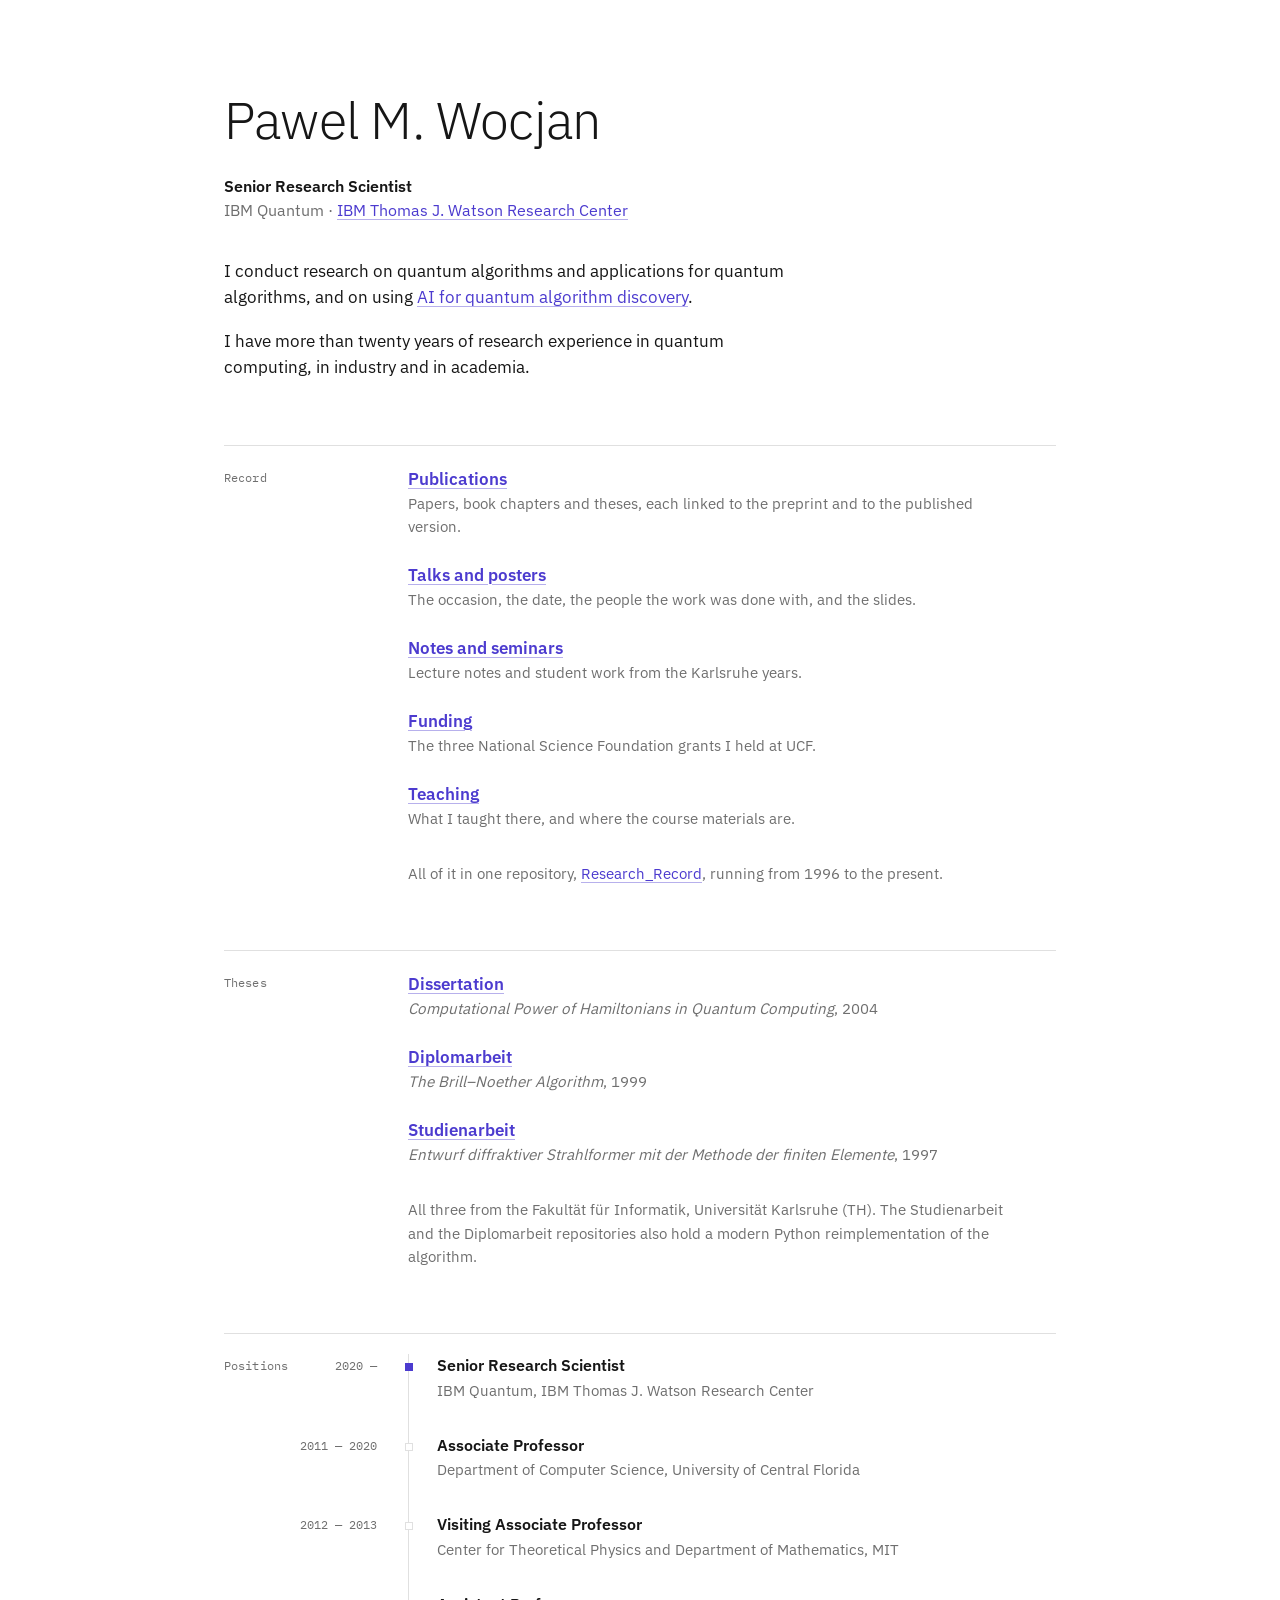
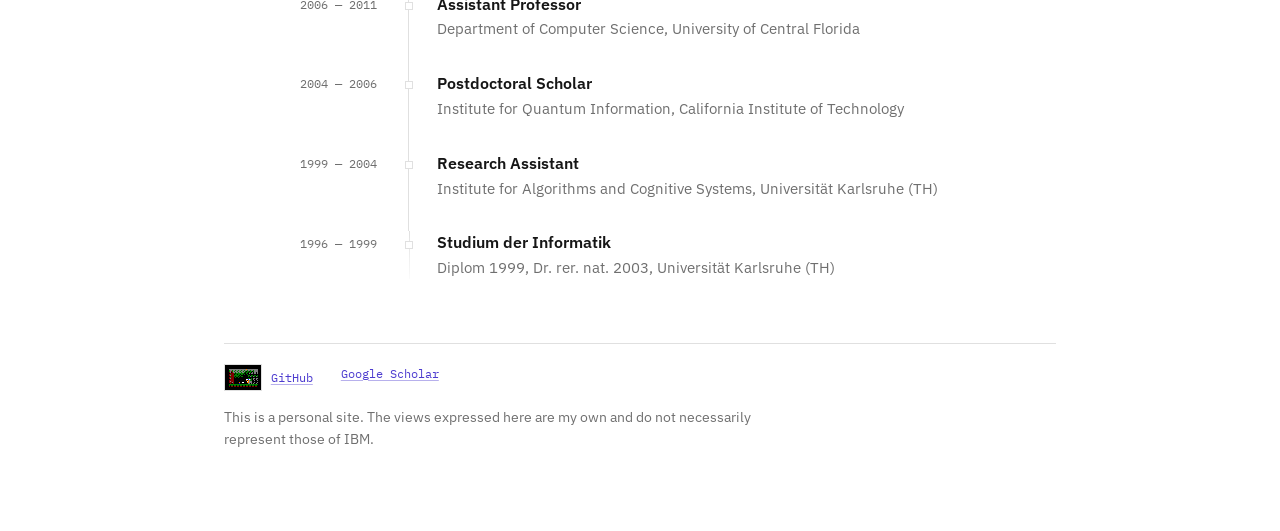
<file: index.html>
<!doctype html>
<html lang="en">
<head>
<meta charset="utf-8">
<meta name="viewport" content="width=device-width, initial-scale=1">
<title>Pawel Wocjan</title>
<meta name="description" content="Pawel M. Wocjan — Senior Research Scientist, IBM Quantum, IBM Thomas J. Watson Research Center. Quantum algorithms and applications for quantum algorithms.">

<link rel="stylesheet" href="style.css">
</head>

<body>
<main class="page">

  <header>
    <h1 class="name">Pawel M. Wocjan</h1>

    <p class="role">
      <b>Senior Research Scientist</b><br>
      <span>IBM Quantum &middot; <a href="https://www.research.ibm.com/">IBM Thomas J. Watson Research Center</a></span>
    </p>

    <p class="intro">
      I conduct research on quantum algorithms and applications for quantum algorithms, and on
      using <a href="https://research.ibm.com/blog/ibm-us-genesis-mission-quantum-ai">AI for
      quantum algorithm discovery</a>.
    </p>

    <p class="intro">
      I have more than twenty years of research experience in quantum computing, in industry and
      in academia.
    </p>
  </header>

  <section class="block">
    <h2 class="label">Record</h2>
    <div class="body">
      <ul class="links">
        <li>
          <a href="https://github.com/schneider128k/Research_Record/blob/main/PUBLICATIONS.md">Publications</a>
          <span class="gloss">Papers, book chapters and theses, each linked to the preprint and to the published version.</span>
        </li>
        <li>
          <a href="https://github.com/schneider128k/Research_Record/blob/main/TALKS.md">Talks and posters</a>
          <span class="gloss">The occasion, the date, the people the work was done with, and the slides.</span>
        </li>
        <li>
          <a href="https://github.com/schneider128k/Research_Record/blob/main/NOTES.md">Notes and seminars</a>
          <span class="gloss">Lecture notes and student work from the Karlsruhe years.</span>
        </li>
        <li>
          <a href="https://github.com/schneider128k/Research_Record/blob/main/FUNDING.md">Funding</a>
          <span class="gloss">The three National Science Foundation grants I held at UCF.</span>
        </li>
        <li>
          <a href="https://github.com/schneider128k/Research_Record/blob/main/TEACHING.md">Teaching</a>
          <span class="gloss">What I taught there, and where the course materials are.</span>
        </li>
      </ul>
      <p class="after">
        All of it in one repository, <a href="https://github.com/schneider128k/Research_Record">Research_Record</a>,
        running from 1996 to the present.
      </p>
    </div>
  </section>

  <section class="block">
    <h2 class="label">Theses</h2>
    <div class="body">
      <ul class="links">
        <li>
          <a href="https://github.com/schneider128k/Dissertation">Dissertation</a>
          <span class="gloss"><cite>Computational Power of Hamiltonians in Quantum Computing</cite>, 2004</span>
        </li>
        <li>
          <a href="https://github.com/schneider128k/Diplomarbeit">Diplomarbeit</a>
          <span class="gloss"><cite>The Brill&ndash;Noether Algorithm</cite>, 1999</span>
        </li>
        <li>
          <a href="https://github.com/schneider128k/Studienarbeit">Studienarbeit</a>
          <span class="gloss"><cite>Entwurf diffraktiver Strahlformer mit der Methode der finiten Elemente</cite>, 1997</span>
        </li>
      </ul>
      <p class="after">
        All three from the Fakult&auml;t f&uuml;r Informatik, Universit&auml;t Karlsruhe (TH). The
        Studienarbeit and the Diplomarbeit repositories also hold a modern Python reimplementation
        of the algorithm.
      </p>
    </div>
  </section>

  <section class="block">
    <h2 class="label">Positions</h2>
    <div class="body">
      <ol class="spine">
        <li>
          <div class="post">
            <span class="yr">2020 &mdash;</span>
            <h3>Senior Research Scientist</h3>
            <p>IBM Quantum, IBM Thomas J. Watson Research Center</p>
          </div>
        </li>
        <li>
          <div class="post">
            <span class="yr">2011 &mdash; 2020</span>
            <h3>Associate Professor</h3>
            <p>Department of Computer Science, University of Central Florida</p>
          </div>
        </li>
        <li>
          <div class="post">
            <span class="yr">2012 &mdash; 2013</span>
            <h3>Visiting Associate Professor</h3>
            <p>Center for Theoretical Physics and Department of Mathematics, MIT</p>
          </div>
        </li>
        <li>
          <div class="post">
            <span class="yr">2006 &mdash; 2011</span>
            <h3>Assistant Professor</h3>
            <p>Department of Computer Science, University of Central Florida</p>
          </div>
        </li>
        <li>
          <div class="post">
            <span class="yr">2004 &mdash; 2006</span>
            <h3>Postdoctoral Scholar</h3>
            <p>Institute for Quantum Information, California Institute of Technology</p>
          </div>
        </li>
        <li>
          <div class="post">
            <span class="yr">1999 &mdash; 2004</span>
            <h3>Research Assistant</h3>
            <p>Institute for Algorithms and Cognitive Systems, Universit&auml;t Karlsruhe (TH)</p>
          </div>
        </li>
        <li>
          <div class="post">
            <span class="yr">1996 &mdash; 1999</span>
            <h3>Studium der Informatik</h3>
            <p>Diplom 1999, Dr. rer. nat. 2003, Universit&auml;t Karlsruhe (TH)</p>
          </div>
        </li>
      </ol>
    </div>
  </section>

  <footer class="foot">
    <p class="where">
      <a class="gh" href="https://github.com/schneider128k"><img src="GhostNGoblins.png" alt="" width="384" height="272" title="Ghosts 'n Goblins on the Schneider CPC 6128">GitHub</a>
      <a href="https://scholar.google.com/citations?user=FcjgkmsAAAAJ">Google Scholar</a>
    </p>
    <p class="personal">
      This is a personal site. The views expressed here are my own and do not necessarily
      represent those of IBM.
    </p>
  </footer>

</main>
</body>
</html>
</file>
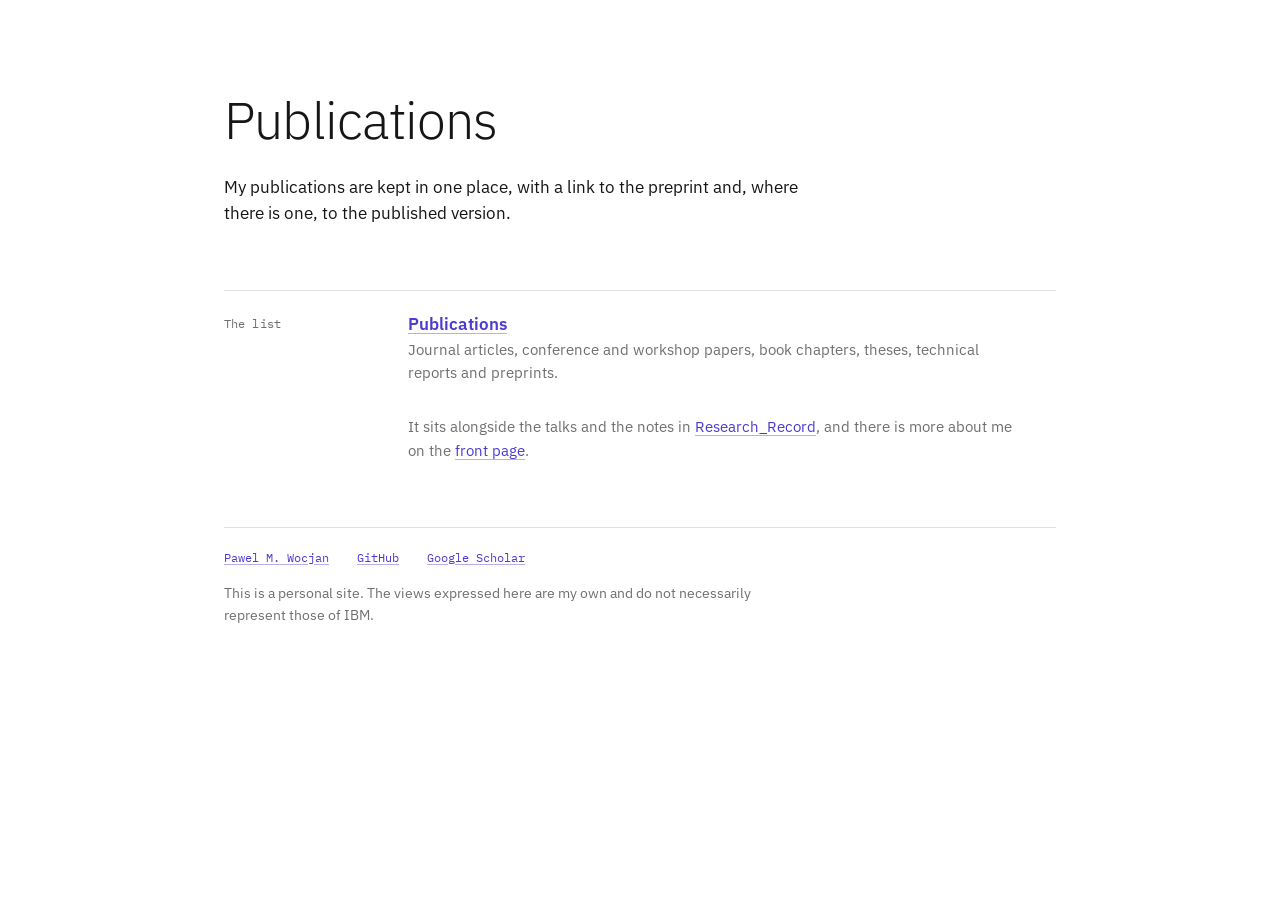
<file: publications.html>
<!doctype html>
<html lang="en">
<head>
<meta charset="utf-8">
<meta name="viewport" content="width=device-width, initial-scale=1">
<title>Publications &mdash; Pawel Wocjan</title>
<meta name="description" content="The publications of Pawel M. Wocjan, kept in the Research_Record repository.">

<link rel="stylesheet" href="style.css">
</head>

<body>
<main class="page">

  <header>
    <h1 class="name">Publications</h1>

    <p class="intro">
      My publications are kept in one place, with a link to the preprint and, where there is one,
      to the published version.
    </p>
  </header>

  <section class="block">
    <h2 class="label">The list</h2>
    <div class="body">
      <ul class="links">
        <li>
          <a href="https://github.com/schneider128k/Research_Record/blob/main/PUBLICATIONS.md">Publications</a>
          <span class="gloss">Journal articles, conference and workshop papers, book chapters, theses, technical reports and preprints.</span>
        </li>
      </ul>
      <p class="after">
        It sits alongside the talks and the notes in
        <a href="https://github.com/schneider128k/Research_Record">Research_Record</a>,
        and there is more about me on the <a href="index.html">front page</a>.
      </p>
    </div>
  </section>

  <footer class="foot">
    <p class="where">
      <a href="index.html">Pawel M. Wocjan</a>
      <a href="https://github.com/schneider128k">GitHub</a>
      <a href="https://scholar.google.com/citations?user=FcjgkmsAAAAJ">Google Scholar</a>
    </p>
    <p class="personal">
      This is a personal site. The views expressed here are my own and do not necessarily
      represent those of IBM.
    </p>
  </footer>

</main>
</body>
</html>
</file>
<file: style.css>
/* IBM Plex, SIL Open Font License 1.1 — see fonts/OFL.txt */

@font-face {
  font-family: 'IBM Plex Sans';
  font-style: normal;
  font-weight: 300 600;
  font-stretch: 100%;
  font-display: swap;
  src: url(fonts/ibm-plex-sans-latin.woff2) format('woff2');
  unicode-range: U+0000-00FF, U+0131, U+0152-0153, U+02BB-02BC, U+02C6, U+02DA, U+02DC, U+0304, U+0308, U+0329, U+2000-206F, U+20AC, U+2122, U+2191, U+2193, U+2212, U+2215, U+FEFF, U+FFFD;
}

@font-face {
  font-family: 'IBM Plex Sans';
  font-style: normal;
  font-weight: 300 600;
  font-stretch: 100%;
  font-display: swap;
  src: url(fonts/ibm-plex-sans-latin-ext.woff2) format('woff2');
  unicode-range: U+0100-02BA, U+02BD-02C5, U+02C7-02CC, U+02CE-02D7, U+02DD-02FF, U+0304, U+0308, U+0329, U+1D00-1DBF, U+1E00-1E9F, U+1EF2-1EFF, U+2020, U+20A0-20AB, U+20AD-20C0, U+2113, U+2C60-2C7F, U+A720-A7FF;
}

@font-face {
  font-family: 'IBM Plex Mono';
  font-style: normal;
  font-weight: 400;
  font-display: swap;
  src: url(fonts/ibm-plex-mono-latin.woff2) format('woff2');
  unicode-range: U+0000-00FF, U+0131, U+0152-0153, U+02BB-02BC, U+02C6, U+02DA, U+02DC, U+0304, U+0308, U+0329, U+2000-206F, U+20AC, U+2122, U+2191, U+2193, U+2212, U+2215, U+FEFF, U+FFFD;
}

@font-face {
  font-family: 'IBM Plex Mono';
  font-style: normal;
  font-weight: 400;
  font-display: swap;
  src: url(fonts/ibm-plex-mono-latin-ext.woff2) format('woff2');
  unicode-range: U+0100-02BA, U+02BD-02C5, U+02C7-02CC, U+02CE-02D7, U+02DD-02FF, U+0304, U+0308, U+0329, U+1D00-1DBF, U+1E00-1E9F, U+1EF2-1EFF, U+2020, U+20A0-20AB, U+20AD-20C0, U+2113, U+2C60-2C7F, U+A720-A7FF;
}

:root {
  --paper:  #ffffff;
  --ink:    #161616;
  --muted:  #6f6f6f;
  --rule:   #e0e0e0;
  --accent: #4c3bcf;

  --rail: 9rem;
  --gap:  2.5rem;

  --sans: 'IBM Plex Sans', -apple-system, "Segoe UI", Roboto, Helvetica, Arial, sans-serif;
  --mono: 'IBM Plex Mono', ui-monospace, "Cascadia Mono", Menlo, Consolas, monospace;
}

@media (prefers-color-scheme: dark) {
  :root {
    --paper:  #161616;
    --ink:    #f4f4f4;
    --muted:  #a8a8a8;
    --rule:   #393939;
    --accent: #a292ff;
  }
}

*, *::before, *::after { box-sizing: border-box; }

html { -webkit-text-size-adjust: 100%; }

body {
  margin: 0;
  background: var(--paper);
  color: var(--ink);
  font-family: var(--sans);
  font-size: 1.0625rem;
  font-weight: 400;
  line-height: 1.55;
  -webkit-font-smoothing: antialiased;
}

.page {
  max-width: 58rem;
  margin: 0 auto;
  padding: clamp(3rem, 10vh, 6rem) clamp(1.5rem, 5vw, 3rem) 5rem;
}

a {
  color: var(--accent);
  text-decoration-thickness: 1px;
  text-underline-offset: 0.2em;
  text-decoration-color: var(--rule);
  text-decoration-color: color-mix(in srgb, var(--accent) 40%, transparent);
  transition: text-decoration-color 140ms ease;
}
a:hover { text-decoration-color: var(--accent); }
a:focus-visible {
  outline: 2px solid var(--accent);
  outline-offset: 2px;
}

/* ---- hero ---- */

.name {
  font-size: clamp(2.25rem, 5.5vw, 3.25rem);
  font-weight: 300;
  letter-spacing: -0.015em;
  line-height: 1.15;
  margin: 0 0 1.5rem;
  max-width: 18ch;
}

.role {
  font-size: 1rem;
  line-height: 1.5;
  margin: 0 0 2.25rem;
}
.role b { font-weight: 600; }
.role span { color: var(--muted); }

.intro {
  max-width: 36rem;
  margin: 0 0 1.1rem;
}

/* ---- sections, each opening on a hairline ---- */

.block {
  margin-top: 4rem;
  padding-top: 1.25rem;
  border-top: 1px solid var(--rule);
  display: grid;
  grid-template-columns: var(--rail) minmax(0, 1fr);
  gap: 0 var(--gap);
  align-items: start;
}

.label {
  font-family: var(--mono);
  font-size: 0.75rem;
  font-weight: 400;
  letter-spacing: 0.01em;
  color: var(--muted);
  margin: 0;
  padding-top: 0.2rem;
}

.body > :first-child { margin-top: 0; }
.body > :last-child  { margin-bottom: 0; }

/* ---- link lists ---- */

.links { list-style: none; margin: 0; padding: 0; }
.links li { margin-bottom: 1.5rem; }
.links li:last-child { margin-bottom: 0; }
.links a { font-weight: 600; }
.links .gloss {
  display: block;
  max-width: 38rem;
  color: var(--muted);
  font-size: 0.95rem;
  line-height: 1.5;
}
.links cite { font-style: italic; }

.after {
  margin: 2rem 0 0;
  color: var(--muted);
  font-size: 0.95rem;
  max-width: 38rem;
}

/* ---- the year spine ---- */

.spine { list-style: none; margin: 0; padding: 0; }

.spine li { position: relative; }

.spine .post {
  position: relative;
  border-left: 1px solid var(--rule);
  padding: 0 0 2rem 1.75rem;
}
.spine li:last-child .post {
  padding-bottom: 0;
  border-left-color: transparent;
  background: linear-gradient(var(--rule), transparent) left top / 1px 3.5rem no-repeat;
}

.spine .post::before {
  content: "";
  position: absolute;
  left: -3.5px;
  top: 0.6em;
  width: 6px;
  height: 6px;
  background: var(--paper);
  box-shadow: 0 0 0 1px var(--rule);
}
.spine li:first-child .post::before {
  background: var(--accent);
  box-shadow: 0 0 0 1px var(--accent);
}

.spine .yr {
  position: absolute;
  left: calc(-1 * (var(--rail) + var(--gap)) + 0.5rem);
  width: var(--rail);
  text-align: right;
  top: 0.2rem;
  font-family: var(--mono);
  font-size: 0.75rem;
  color: var(--muted);
  white-space: nowrap;
}

.spine h3 {
  font-size: 1rem;
  font-weight: 600;
  margin: 0;
  line-height: 1.4;
}
.spine p {
  margin: 0.15rem 0 0;
  color: var(--muted);
  font-size: 0.95rem;
  line-height: 1.5;
}

/* ---- footer ---- */

.foot {
  margin-top: 4rem;
  padding-top: 1.25rem;
  border-top: 1px solid var(--rule);
  font-family: var(--mono);
  font-size: 0.78rem;
  color: var(--muted);
}

.foot .where {
  display: flex;
  flex-wrap: wrap;
  gap: 1.75rem;
  margin: 0 0 1rem;
}

.foot .personal {
  margin: 0;
  max-width: 36rem;
  font-family: var(--sans);
  font-size: 0.875rem;
  line-height: 1.55;
}
.foot .gh {
  display: inline-flex;
  align-items: center;
  gap: 0.55rem;
}
.foot .gh img {
  width: 38px;
  height: auto;
  image-rendering: pixelated;
  border: 1px solid var(--rule);
}

/* ---- narrow ---- */

@media (max-width: 48rem) {
  .block {
    grid-template-columns: minmax(0, 1fr);
    gap: 0.75rem 0;
    margin-top: 3rem;
  }
  .spine .yr {
    position: static;
    display: block;
    width: auto;
    text-align: left;
    margin-bottom: 0.2rem;
  }
  .spine .post { padding-left: 1.25rem; }
}

/* ---- load ---- */

@media (prefers-reduced-motion: no-preference) {
  .page > * { animation: rise 520ms cubic-bezier(.2,.7,.3,1) backwards; }
  .page > :nth-child(2) { animation-delay: 70ms; }
  .page > :nth-child(3) { animation-delay: 110ms; }
  .page > :nth-child(4) { animation-delay: 150ms; }
  .page > :nth-child(5) { animation-delay: 190ms; }
  @keyframes rise {
    from { opacity: 0; transform: translateY(0.5rem); }
    to   { opacity: 1; transform: none; }
  }
}
</file>
